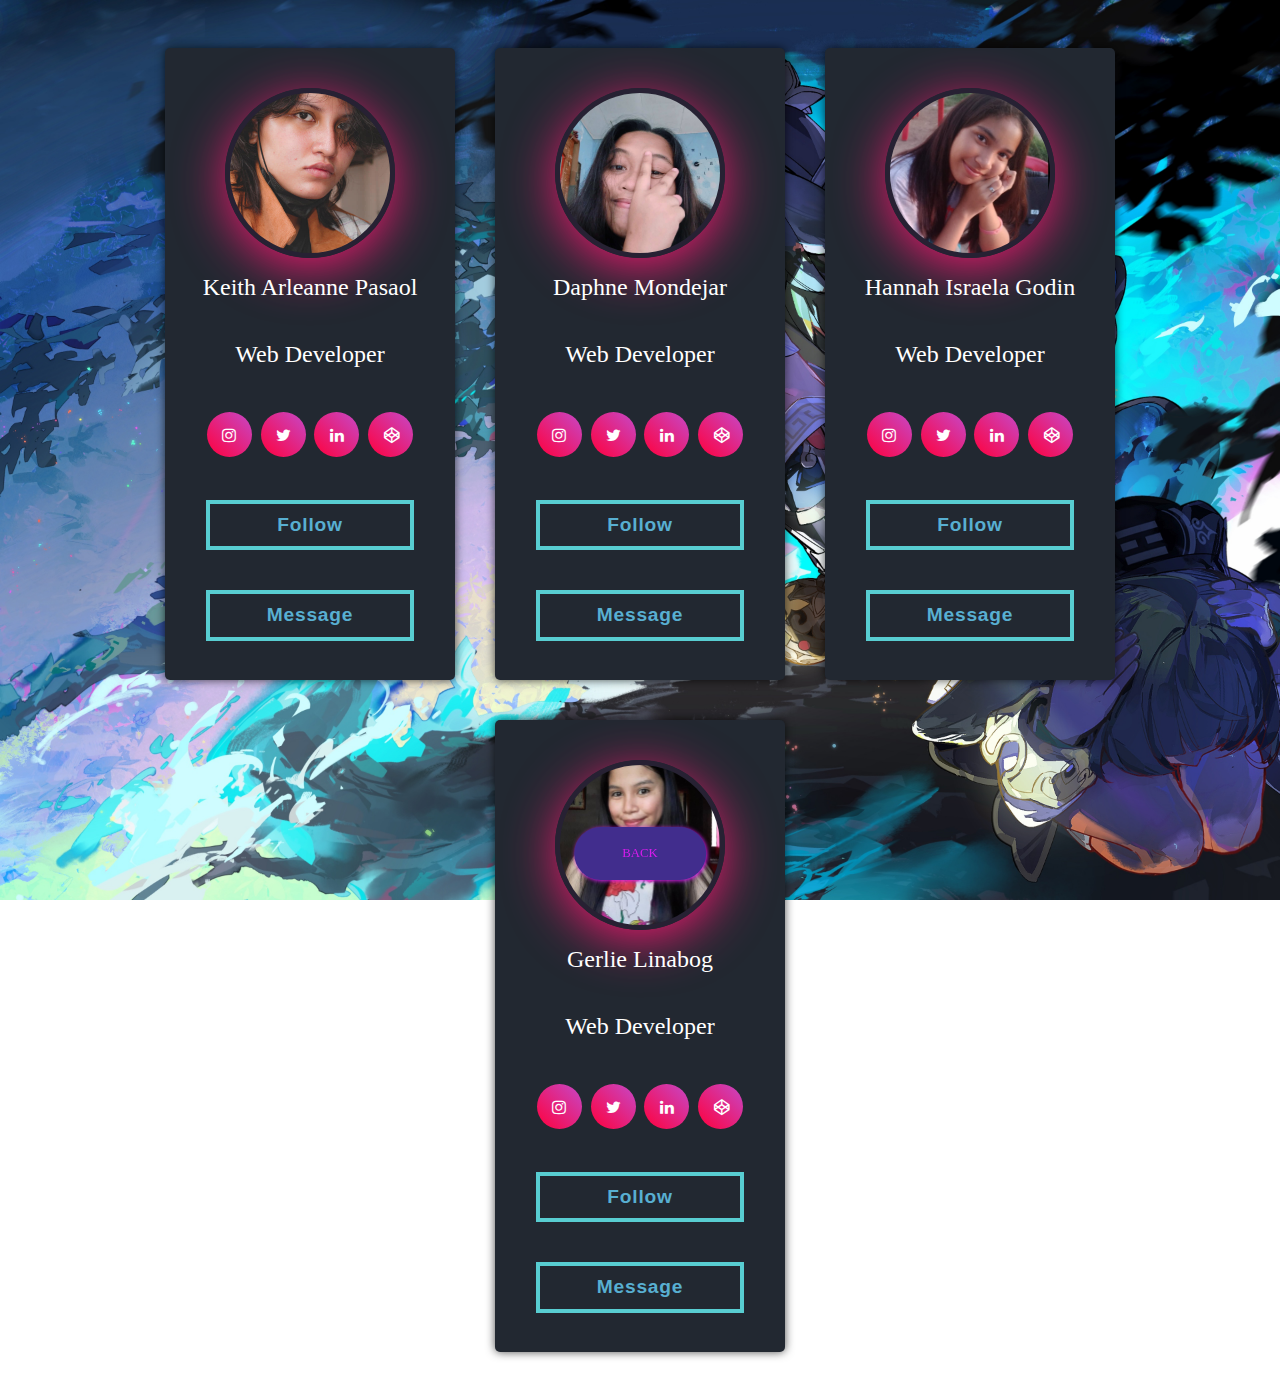
<file: Prof.html>
<!DOCTYPE html>
<html lang="en">
    <head>
        <meta charset="UTF-8">
        <meta name="viewport" content="width=device-width, initial-scale=1.0">
        <link rel="stylesheet" href="Profile.css">
        <title>Profile</title>
    </head>
    <body>
       
        <div class="container">
            <div class="card">
                <img
                    src="images/aa.jpg"
                    alt="Person" class="card__image">
                <p class="card__name">Keith Arleanne Pasaol</p>
                <p class="info">Web Developer</p>
                <ul class="social-icons">
                    <li><a href="https://www.instagram.com/arleannez/"><i class="fa fa-instagram"></i></a></li>
                    <li><a href="#"><i class="fa fa-twitter"></i></a></li>
                    <li><a href="#"><i class="fa fa-linkedin"></i></a></li>
                    <li><a href="#"><i class="fa fa-codepen"></i></a></li>
                </ul>
                <button class="btn draw-border">Follow</button>
                <button class="btn draw-border">Message</button>

            </div>
            <div class="card">
                <img
                    src="images/dm.jpg"
                    alt="Person" class="card__image">
                <p class="card__name">Daphne Mondejar</p>
                <p class="info">Web Developer</p>
                <ul class="social-icons">
                    <li><a href="#"><i class="fa fa-instagram"></i></a></li>
                    <li><a href="#"><i class="fa fa-twitter"></i></a></li>
                    <li><a href="#"><i class="fa fa-linkedin"></i></a></li>
                    <li><a href="#"><i class="fa fa-codepen"></i></a></li>
                </ul>
                <button class="btn draw-border">Follow</button>
                <button class="btn draw-border">Message</button>
            </div>
            <div class="card">
                <img
                    src="images/hg.jpg"
                    alt="Person" class="card__image">
                <p class="card__name">Hannah Israela Godin</p>
                <p class="info">Web Developer</p>
                <ul class="social-icons">
                    <li><a href="#"><i class="fa fa-instagram"></i></a></li>
                    <li><a href="#"><i class="fa fa-twitter"></i></a></li>
                    <li><a href="#"><i class="fa fa-linkedin"></i></a></li>
                    <li><a href="#"><i class="fa fa-codepen"></i></a></li>
                </ul>
                <button class="btn draw-border">Follow</button>
                <button class="btn draw-border">Message</button>
            </div>
            <div class="card">
                <img
                    src="images/gl.jpg"
                    alt="Person" class="card__image">
                <p class="card__name">Gerlie Linabog</p>
                <p class="info">Web Developer</p>
                <ul class="social-icons">
                    <li><a href="#"><i class="fa fa-instagram"></i></a></li>
                    <li><a href="#"><i class="fa fa-twitter"></i></a></li>
                    <li><a href="#"><i class="fa fa-linkedin"></i></a></li>
                    <li><a href="#"><i class="fa fa-codepen"></i></a></li>
                </ul>
                <button class="btn draw-border">Follow</button>
                <button class="btn draw-border">Message</button>
            </div> 
               
        </div>
        <div class="arrow">
        <a href="index.html">
            <span></span>
            <span></span>
            <span></span>
            <button type="button" id="back" >back</button></a>
        </div>
    </body>
</html>
</file>
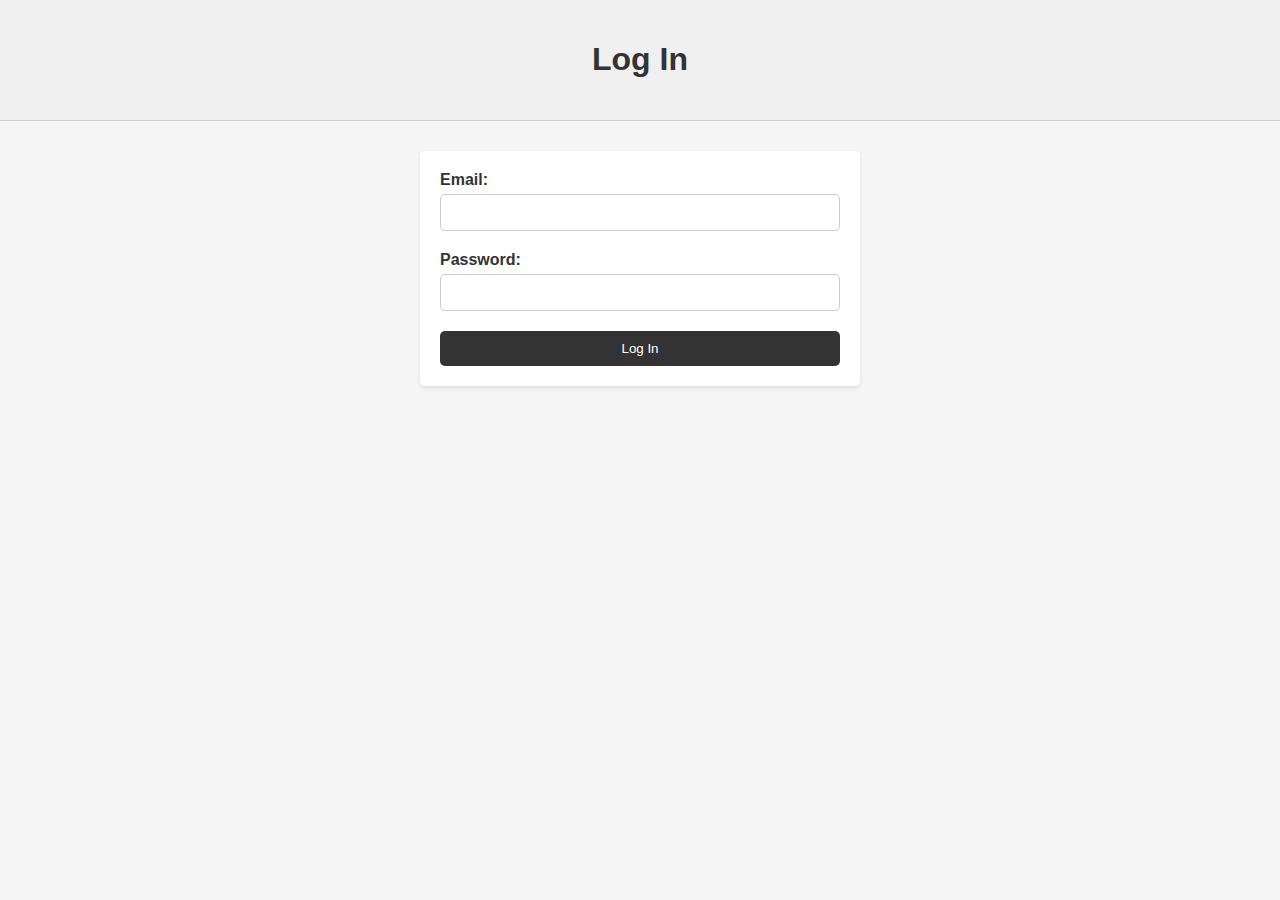
<file: SignIn.html>
<!DOCTYPE html>
<html lang="en">
<head>
    <meta charset="UTF-8">
    <meta name="viewport" content="width=device-width, initial-scale=1.0">
    <link rel="stylesheet" href="SignIn.css" />
    <title>Log In</title>
</head>
<body>
    <div class="header">
        <h1>Log In</h1>
    </div> 

    <div class="login-form">
        <form id="loginForm">
            <div class="input-field">
                <label for="email">Email:</label>
                <input type="email" id="email" required>
            </div>

            <div class="input-field">
                <label for="password">Password:</label>
                <input type="password" id="password" required>
            </div>
            <a href="index.html">
            <button class="submit-btn" type="submit">Log In</button></a>
        </form>
    </div>

    <script>
        document.getElementById('loginForm').addEventListener('submit', function(event) {
            var email = document.getElementById('email').value.trim();
            var password = document.getElementById('password').value.trim();

            if (email === '' || password === '') {
                alert('Please fill in both email and password fields.');
                event.preventDefault(); 
            } 
        });
    </script>
</body>
</html>
</file>
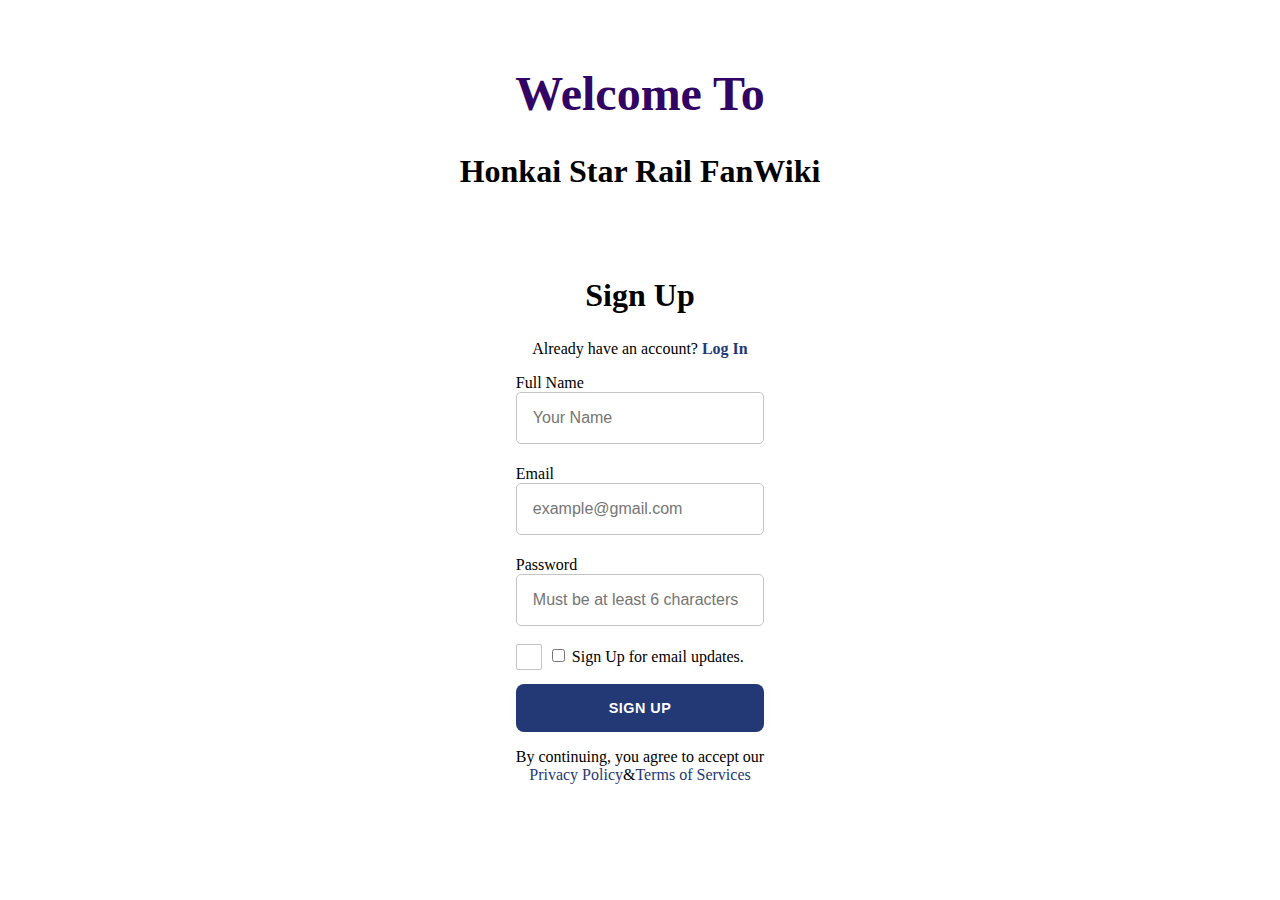
<file: SignUp.html>
<!DOCTYPE html>
<html lang="en">
    <head>
        <meta charset="UTF-8" />
        <meta name="viewport" content="width=device-width, initial-scale=1.0" />
        <link rel="stylesheet" href="SignUp.css" />
        <title>Sign Up</title>
    </head>
    <body>
        <div class="split-screen">
            <div class="left">
                <section class="copy">
                    <h1>Welcome To</h1>
                    <h2>Honkai Star Rail FanWiki</h2>
                </section>
            </div>
            <div class="right">
                <form>
                    <section class="copy">
                        <h2>Sign Up</h2>
                        <div class="login-container">
                            <p>Already have an account? <a href="SignIn.html"><strong>Log
                                        In</strong></a></p>
                        </div>
                    </section>
                    <div class="input-container name">
                        <label for="fname">Full Name</label>
                        <input type="text" id="fname" class="fname"
                            placeholder="Your Name" />
                    </div>
                    <div class="input-container email">
                        <label for="email">Email</label>
                        <input type="email" id="email" class="email"
                            placeholder="example@gmail.com" />
                    </div>
                    <div class="input-container password">
                        <label for="password">Password</label>
                        <input type="password" id="password" class="password"
                            placeholder="Must be at least 6 characters" />
                    </div>
                    <div class="input-container cta">
                        <label class="checkbox-container">
                            <input type="checkbox" id="emailUpdatesCheckbox" />
                            <span class="checkmark"></span>
                            Sign Up for email updates.
                        </label>
                    </div>
                    <br>

                    <a href="index.html">
                        
                        <button class="signup-btn" type="button">Sign Up</button>
                    </a>
                    <section class="copy legal">
                        <p>
                            <span class="small">By continuing, you agree to
                                accept our <br />
                                <a href="#">Privacy Policy</a>&amp;<a href="#">Terms
                                    of Services</a></span>
                        </p>
                    </section>
                </form>
            </div>
        </div>
    </body>
</html>
</file>
<file: SignIn.css>
body {
    font-family: Arial, sans-serif;
    margin: 0;
    padding: 0;
    background-color: #f5f5f5;
}

.header {
    text-align: center;
    color: #333;
    background-color: #f0f0f0;
    padding: 20px;
    margin-bottom: 30px;
    border-bottom: 1px solid #ccc;
}

.login-form {
    width: 80%;
    max-width: 400px;
    margin: 0 auto;
    padding: 20px;
    border-radius: 5px;
    background-color: #fff;
    box-shadow: 0 2px 4px rgba(0, 0, 0, 0.1);
}

.input-field {
    margin-bottom: 20px;
}

.input-field label {
    display: block;
    margin-bottom: 5px;
    color: #333;
    font-weight: bold;
}

.input-field input {
    width: calc(100% - 22px);
    padding: 10px;
    border: 1px solid #ccc;
    border-radius: 5px;
}

.submit-btn {
    width: 100%;
    padding: 10px;
    background-color: #333;
    color: #fff;
    border: none;
    border-radius: 5px;
    cursor: pointer;
    transition: background-color 0.3s ease;
}

.submit-btn:hover {
    background-color: #555;
}
</file>
<file: SignUp.css>
:root {
    --primary-blue: #233975;
}

body {
    margin: 0;
    font: 500 "Montserrat", sans-serif;
}

h1 {
    font-family: 'Under Hiport';
    color: #320565;
    text-align: center;
    font-size: 3rem;
    font-weight: 700;
}

h2 {
    font-family: 'Under Hiport';
    text-align: center;
    font-size: 2rem;
    font-weight: 700;
}

a {
    text-decoration: none;
    color: var(--primary-blue);
}

a:hover {
    text-decoration: underline;
}

.left, .right {
    display: flex;
    justify-content: center;
    align-items: center;
}

.left {
    height: 250px;
    background: linear-gradient(rgba(255, 255, 255, 0.301), rgba(255, 255, 255, 0.884));
    background-size: cover;
}

.left p {
    font-size: 1.2rem;
    font-weight: bold;
}

.right .copy {
    color: black;
    text-align: center;
}

form input[type="text"],
form input[type="email"],
form input[type="password"] {
    display: block;
    width: 100%;
    box-sizing: border-box;
    border-radius: 5px;
    border: 1px solid #c4c4c4;
    padding: 1em;
    margin-bottom: 1.3rem;
    font-size: 1rem;
}

.checkbox-container {
    position: relative;
    padding-left: 2rem;
    cursor: pointer;
    user-select: none;
    margin: 0 0 1.2rem 0;
}

.checkbox-container input:checked ~ .checkmark {
    background-color: var(--primary-blue);
    border: 1px solid var(--primary-blue);
}

.checkmark {
    position: absolute;
    width: 24px;
    height: 24px;
    background: white;
    border: 1px solid #c4c4c4;
    border-radius: 2px;
    top: -4px;
    left: 0;
}

.checkmark::after {
    content: "";
    position: absolute;
    display: none;
}

.checkbox-container input:checked .checkmark:after {
    display: block;
    border: solid white;
    border-width: 0 3px 3px 0;
    width: 5px;
    height: 10px;
    left: 8px;
    top: 4px;
    transform: rotate(45deg);
}

.signup-btn {
    display: block;
    width: 100%;
    background: var(--primary-blue);
    color: white;
    font-weight: 700;
    border: none;
    padding: 1rem;
    border-radius: 8px;
    font-size: 0.9rem;
    text-transform: uppercase;
    letter-spacing: 0.5px;
}

.signup-btn:hover {
    background: #4f6ec2;
    cursor: pointer;
}
</file>
<file: Profile.css>
@import url(https://cdnjs.cloudflare.com/ajax/libs/font-awesome/4.6.3/css/font-awesome.css);
    body{
      background-size: cover;
      background-repeat: no-repeat;
      background-attachment: fixed;
      background-image: url(images/1341152.jpeg);
    }
.container {
    display: flex;
    flex-wrap: wrap;
    justify-content: center;
    align-items: flex-start;
    min-height: 100vh;
    font-family: 'Baloo Paaji 2', cursive;
    padding: 20px;
    box-sizing: border-box;
    overflow: hidden;
  }
  
  .card {
    background-color: #222831;
    width: 250px; /* Adjust width as needed */
    height: 37rem;
    border-radius: 5px;
    display: flex;
    flex-direction: column;
    justify-content: space-between;
    align-items: center;
    margin: 20px;
    padding: 20px;
    box-shadow: 0 0 10px 0 rgba(0, 0, 0, 0.7);
    color: white;
    text-align: center; /* Center text content */
  }
  
  .card__name, .info {
    margin-top: 15px;
    font-size: 1.5em;
  }
  
  .card__image {
    object-fit: cover;
    height: 160px;
    width: 160px;
    border-radius: 50%;
    border: 5px solid #272133;
    margin-top: 20px;
    box-shadow: 0 10px 50px rgba(235, 25, 110, 1);
  }

.draw-border {
  box-shadow: inset 0 0 0 4px #58cdd1;
  color: #58afd1;
  -webkit-transition: color 0.25s 0.0833333333s;
  transition: color 0.25s 0.0833333333s;
  position: relative;
}

.draw-border::before,
.draw-border::after {
  border: 0 solid transparent;
  box-sizing: border-box;
  content: '';
  pointer-events: none;
  position: absolute;
  width: 0rem;
  height: 0;
  bottom: 0;
  right: 0;
}

.draw-border::before {
  border-bottom-width: 4px;
  border-left-width: 4px;
}

.draw-border::after {
  border-top-width: 4px;
  border-right-width: 4px;
}

.draw-border:hover {
  color: #ffe593;
}

.draw-border:hover::before,
.draw-border:hover::after {
  border-color: #eb196e;
  -webkit-transition: border-color 0s, width 0.25s, height 0.25s;
  transition: border-color 0s, width 0.25s, height 0.25s;
  width: 100%;
  height: 100%;
}

.draw-border:hover::before {
  -webkit-transition-delay: 0s, 0s, 0.25s;
  transition-delay: 0s, 0s, 0.25s;
}

.draw-border:hover::after {
  -webkit-transition-delay: 0s, 0.25s, 0s;
  transition-delay: 0s, 0.25s, 0s;
}

.btn {
  background: none;
  border: none;
  cursor: pointer;
  line-height: 1.5;
  font: 700 1.2rem 'Roboto Slab', sans-serif;
  padding: 0.75em 2em;
  letter-spacing: 0.05rem;
  margin: 1em;
  width: 13rem;
}

.btn:focus {
  outline: 2px dotted #55d7dc;
}


.social-icons {
  padding: 0;
  list-style: none;
  margin: 1em;
}

.social-icons li {
  display: inline-block;
  margin: 0.15em;
  position: relative;
  font-size: 1em;
}

.social-icons i {
  color: #fff;
  position: absolute;
  top: 0.95em;
  left: 0.96em;
  transition: all 265ms ease-out;
}

.social-icons a {
  display: inline-block;
}

.social-icons a:before {
  transform: scale(1);
  -ms-transform: scale(1);
  -webkit-transform: scale(1);
  content: " ";
  width: 45px;
  height: 45px;
  border-radius: 100%;
  display: block;
  background: linear-gradient(45deg, #ff003c, #c648c8);
  transition: all 265ms ease-out;
}

.social-icons a:hover:before {
  transform: scale(0);
  transition: all 265ms ease-in;
}

.social-icons a:hover i {
  transform: scale(2.2);
  -ms-transform: scale(2.2);
  -webkit-transform: scale(2.2);
  color: #ff003c;
  background: -webkit-linear-gradient(45deg, #ff003c, #c648c8);
  -webkit-background-clip: text;  /**para sa transition sa icons for chrome and safari ra mo work**/
  -webkit-text-fill-color: transparent;
  transition: all 265ms ease-in;
}

#back {
    border: none;
    background: #412d8d;
    color: #d81bed;
    font-family: 'Console';
    cursor: pointer;
    position: fixed;
    bottom: 20px;
    font: 80% ui-sans-serif;
    padding: 1.2rem 3rem;
    border-radius: 999px;
    filter: drop-shadow(1px 1px 2px);
    text-transform: uppercase;
    transition: 0.3s;
    margin-top: auto;
    left: 50%;
    
    transform: translateX(-50%);
  }
  
  #back :disabled {
    cursor: default;
  }
  
  #back :active {
    box-shadow: inset 5px 5px 10px #cee3f2;
  }
  
  #back :hover {
    color: #760b3a;
  }
  #back :hover:before,
  #back :hover:after {
  transform: scaleX(1);
}
</file>
